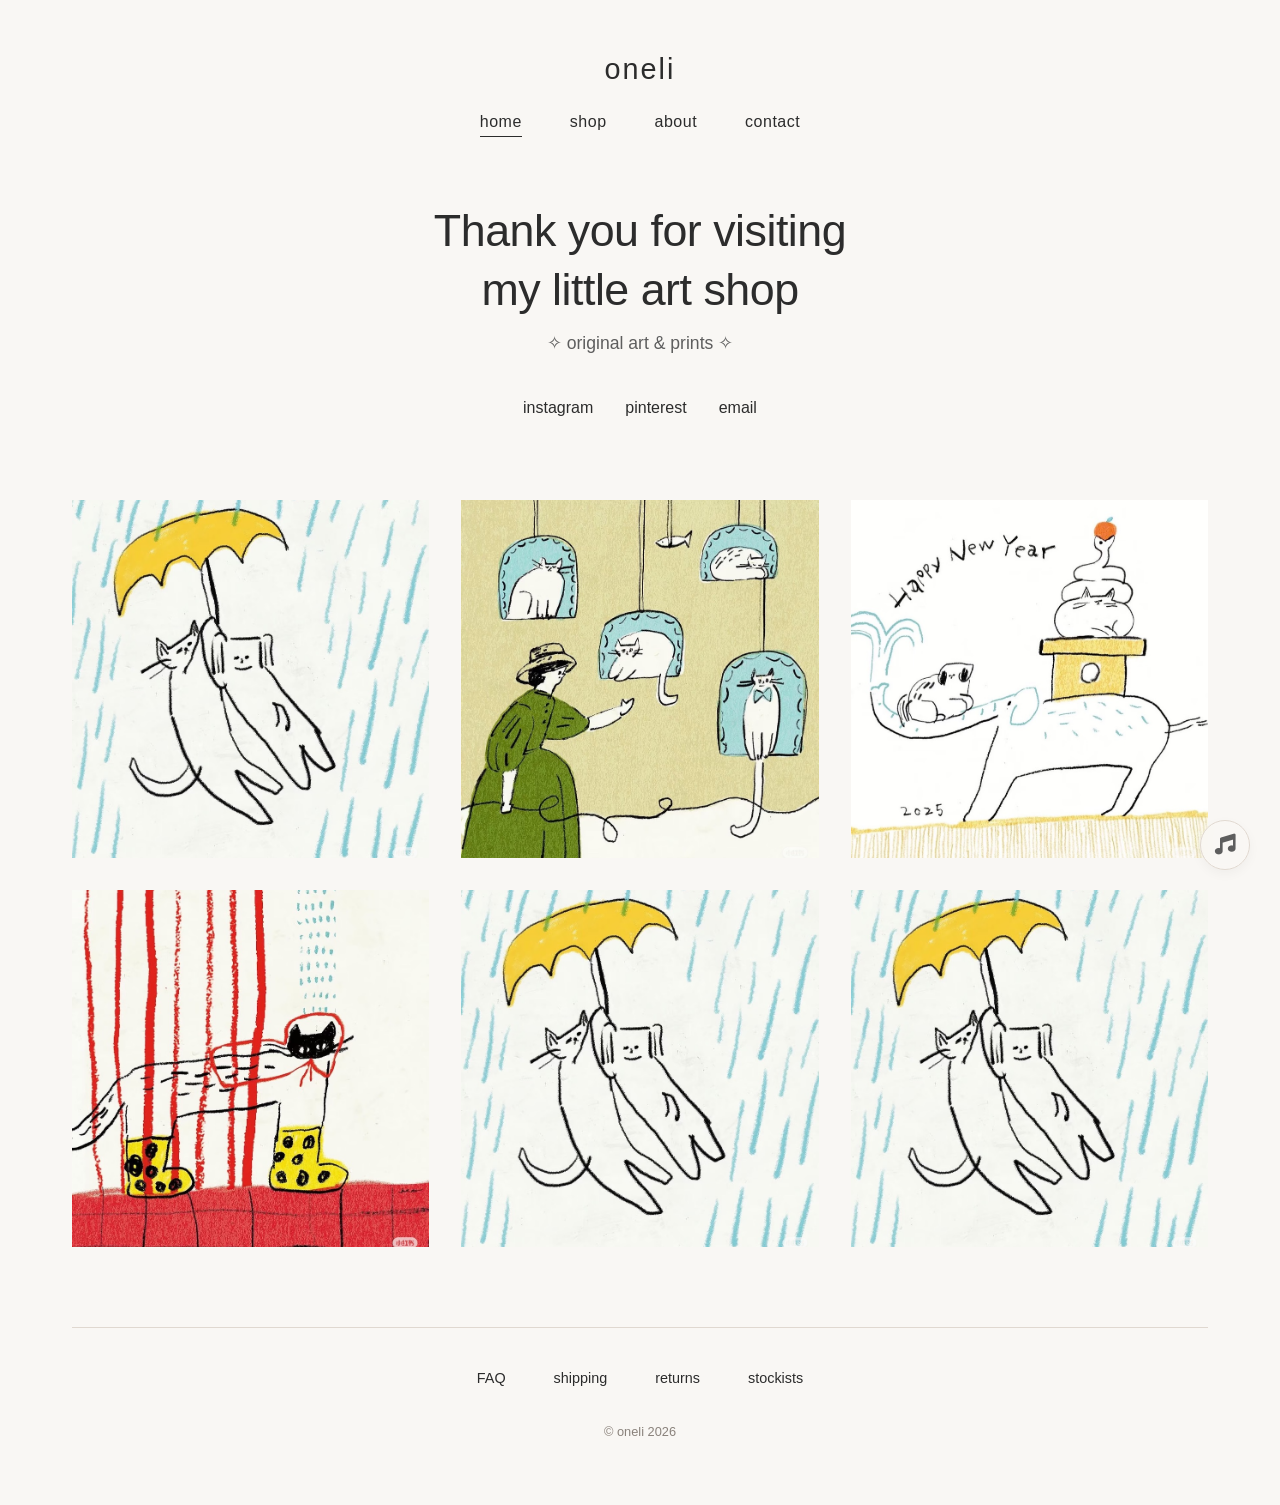
<file: index.html>
<!DOCTYPE html>
<html lang="en">
<head>
  <meta charset="UTF-8">
  <meta name="viewport" content="width=device-width, initial-scale=1.0">
  <title>oneli · home</title>
  <link rel="stylesheet" href="style.css">
  <link rel="stylesheet" href="https://cdnjs.cloudflare.com/ajax/libs/font-awesome/6.0.0-beta3/css/all.min.css">
</head>


<!-- 背景音乐播放器 -->
<div class="music-player">
  <div class="music-toggle" id="musicToggle" title="播放音乐">
    <i class="fas fa-music"></i>
  </div>
</div>
<audio id="bgMusic" loop preload="auto" src="music/bg-music.mp3"></audio>

<script>
  (function() {
    const audio = document.getElementById('bgMusic');
    const toggleBtn = document.getElementById('musicToggle');
    const icon = toggleBtn.querySelector('i');

    // 音乐文件路径 —— 请替换为你自己的音乐文件
    const MUSIC_SRC = 'music/bg-music.mp3';
    
    // 从 localStorage 读取音量、播放状态和进度
    let isPlaying = localStorage.getItem('musicPlaying') === 'true';
    let savedTime = parseFloat(localStorage.getItem('musicTime')) || 0;

    // 设置音频源（确保与 HTML 中一致）
    audio.src = MUSIC_SRC;
    audio.volume = 0.5; // 默认音量 50%

    // 恢复播放进度
    audio.currentTime = savedTime;

    // 更新按钮图标
    function updateButtonState() {
      if (audio.paused) {
        toggleBtn.classList.remove('playing');
        icon.className = 'fas fa-music';
        toggleBtn.title = '播放音乐';
      } else {
        toggleBtn.classList.add('playing');
        icon.className = 'fas fa-pause';
        toggleBtn.title = '暂停音乐';
      }
    }

    // 保存状态到 localStorage
    function saveState() {
      localStorage.setItem('musicPlaying', !audio.paused);
      localStorage.setItem('musicTime', audio.currentTime);
    }

    // 尝试自动播放（可能被浏览器阻止）
    async function attemptAutoPlay() {
      try {
        if (isPlaying) {
          await audio.play();
          updateButtonState();
        }
      } catch (e) {
        // 自动播放被阻止，重置状态
        isPlaying = false;
        localStorage.setItem('musicPlaying', 'false');
        updateButtonState();
      }
    }

    // 播放/暂停切换
    async function togglePlay() {
      if (audio.paused) {
        try {
          await audio.play();
          isPlaying = true;
        } catch (e) {
          // 播放失败（如未交互），仍然尝试请求播放
          console.warn('播放被阻止，请手动点击播放');
          isPlaying = false;
        }
      } else {
        audio.pause();
        isPlaying = false;
      }
      updateButtonState();
      saveState();
    }

    // 监听播放进度更新并保存
    audio.addEventListener('timeupdate', () => {
      localStorage.setItem('musicTime', audio.currentTime);
    });

    // 监听播放/暂停事件，保存状态
    audio.addEventListener('play', () => {
      localStorage.setItem('musicPlaying', 'true');
      updateButtonState();
    });
    audio.addEventListener('pause', () => {
      localStorage.setItem('musicPlaying', 'false');
      updateButtonState();
    });

    // 页面卸载前保存最终状态
    window.addEventListener('beforeunload', () => {
      saveState();
    });

    // 绑定按钮点击事件
    toggleBtn.addEventListener('click', togglePlay);

    // 初始化：尝试自动播放，并更新按钮状态
    if (isPlaying) {
      attemptAutoPlay();
    } else {
      updateButtonState();
    }

    // 如果之前没有播放，但希望用户一进入就能看到提示，保持暂停图标
  })();
</script>


<body>
<div class="container">
  <header class="top-header">
    <div class="shop-name"><a href="index.html">oneli</a></div>
    <nav class="nav-links">
      <a href="index.html" class="active">home</a>
      <a href="shop.html">shop</a>
      <a href="about.html">about</a>
      <a href="contact.html">contact</a>
    </nav>
  </header>

  <section class="hero">
    <h1 class="main-greeting">Thank you for visiting<br>my little art shop</h1>
    <div class="sub-text">✧  original art & prints  ✧</div>
    <div class="social-row">
      <a href="#">instagram</a>
      <a href="#">pinterest</a>
      <a href="#">email</a>
    </div>
  </section>

 <div class="artwork-grid">
  <!-- 作品 1 -->
  <a href="artwork-detail.html?id=1" class="artwork-link">
    <div class="artwork-item">
      <img src="image/1.jpeg" alt="spring illustration">
    </div>
  </a>
  <!-- 作品 2 -->
  <a href="artwork-detail.html?id=2" class="artwork-link">
    <div class="artwork-item">
      <img src="image/2.jpeg" alt="cat nap watercolor">
    </div>
  </a>
  <!-- 作品 3 -->
  <a href="artwork-detail.html?id=3" class="artwork-link">
    <div class="artwork-item">
      <img src="image/3.jpeg" alt="forest painting">
    </div>
  </a>
  <!-- 作品 4 -->
  <a href="artwork-detail.html?id=4" class="artwork-link">
    <div class="artwork-item">
      <img src="image/4.jpeg" alt="moon jar ceramic">
    </div>
  </a>
  <!-- 作品 5 -->
  <a href="artwork-detail.html?id=5" class="artwork-link">
    <div class="artwork-item">
      <img src="image/1.jpeg" alt="koi fish print">
    </div>
  </a>
  <!-- 作品 6 -->
  <a href="artwork-detail.html?id=6" class="artwork-link">
    <div class="artwork-item">
      <img src="image/1.jpeg" alt="botanical study">
    </div>
  </a>
</div>


  <footer>
    <div class="footer-links">
      <a href="#">FAQ</a>
      <a href="#">shipping</a>
      <a href="#">returns</a>
      <a href="#">stockists</a>
    </div>
    <div class="copyright">© oneli 2026</div>
  </footer>
</div>
</body>
</html>
</file>
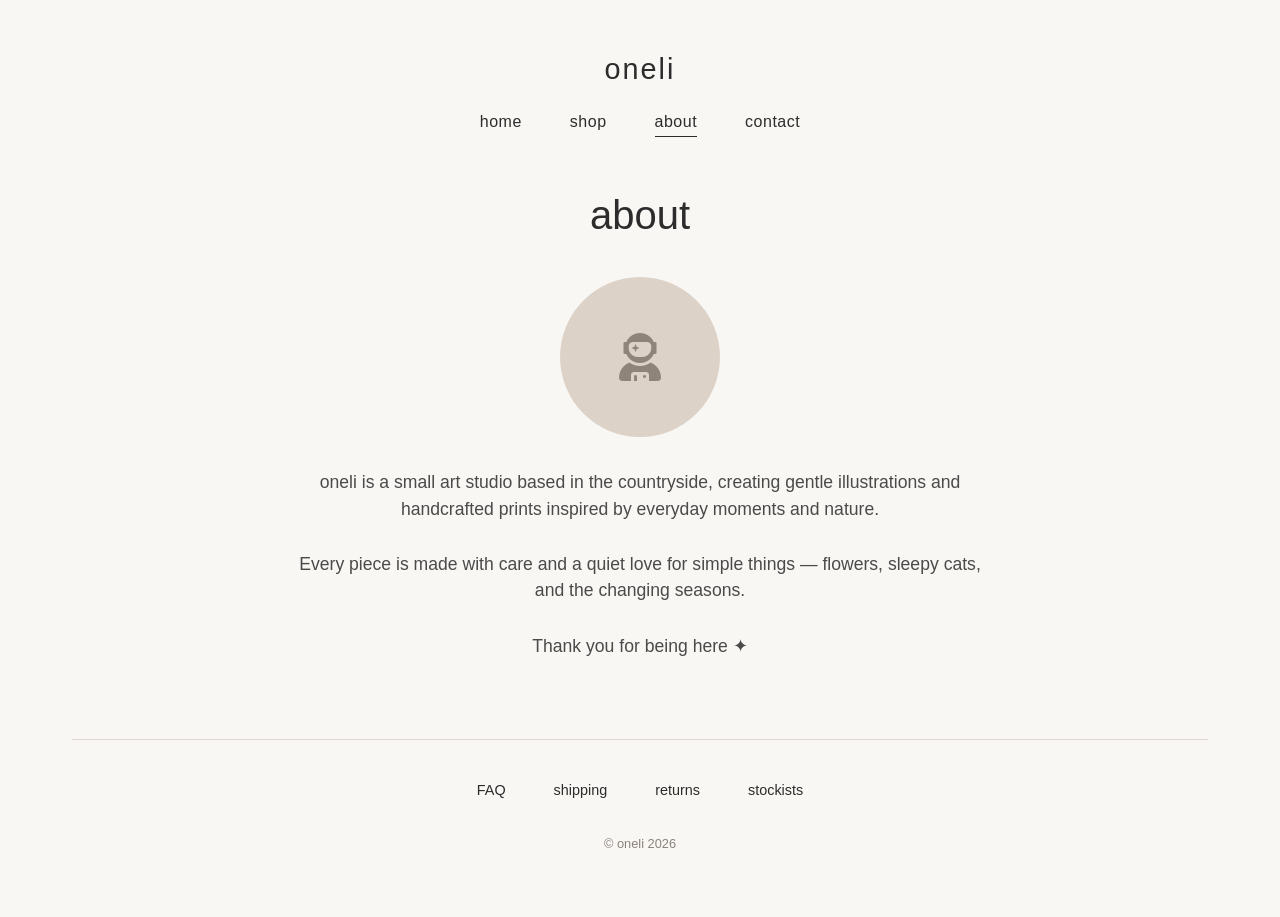
<file: about.html>
<!DOCTYPE html>
<html lang="en">
<head>
  <meta charset="UTF-8">
  <meta name="viewport" content="width=device-width, initial-scale=1.0">
  <title>oneli · about</title>
  <link rel="stylesheet" href="style.css">
  <link rel="stylesheet" href="https://cdnjs.cloudflare.com/ajax/libs/font-awesome/6.0.0-beta3/css/all.min.css">
</head>
<body>
<div class="container">
  <header class="top-header">
    <div class="shop-name"><a href="index.html">oneli</a></div>
    <nav class="nav-links">
      <a href="index.html">home</a>
      <a href="shop.html">shop</a>
      <a href="about.html" class="active">about</a>
      <a href="contact.html">contact</a>
    </nav>
  </header>

  <h1 class="page-title">about</h1>

  <div class="about-image">
    <i class="fas fa-user-astronaut"></i>
  </div>

  <div class="about-content">
    <p>oneli is a small art studio based in the countryside, creating gentle illustrations and handcrafted prints inspired by everyday moments and nature.</p>
    <p>Every piece is made with care and a quiet love for simple things — flowers, sleepy cats, and the changing seasons.</p>
    <p>Thank you for being here ✦</p>
  </div>

  <footer>
    <div class="footer-links">
      <a href="#">FAQ</a>
      <a href="#">shipping</a>
      <a href="#">returns</a>
      <a href="#">stockists</a>
    </div>
    <div class="copyright">© oneli 2026</div>
  </footer>
</div>
</body>
</html>
</file>
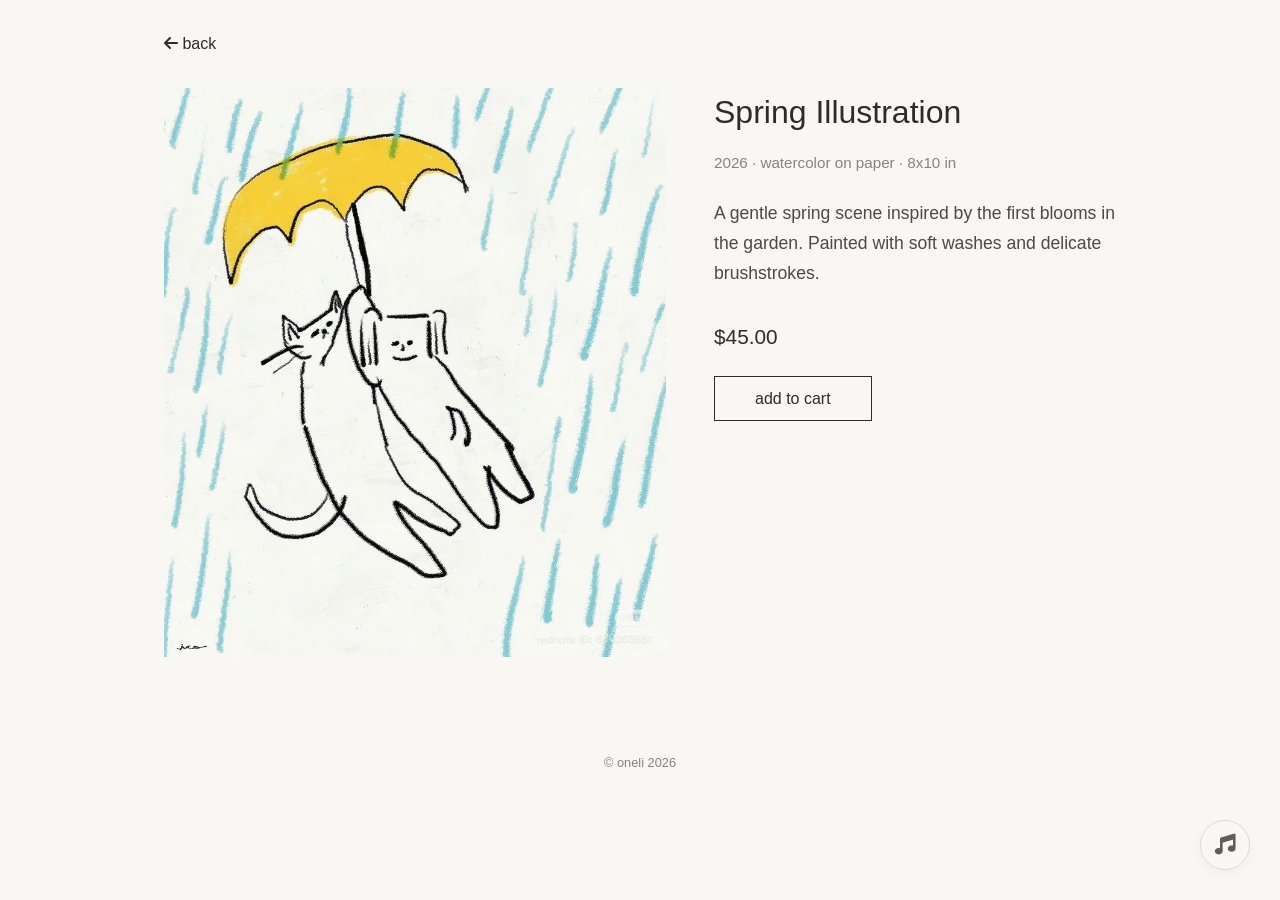
<file: artwork-detail.html>
<!DOCTYPE html>
<html lang="en">
<head>
  <meta charset="UTF-8">
  <meta name="viewport" content="width=device-width, initial-scale=1.0">
  <title>oneli · artwork detail</title>
  <link rel="stylesheet" href="style.css">
  <link rel="stylesheet" href="https://cdnjs.cloudflare.com/ajax/libs/font-awesome/6.0.0-beta3/css/all.min.css">
  <style>
    /* 详情页专属样式 */
    .detail-container {
      max-width: 1000px;
      margin: 0 auto;
      padding: 2rem 1.5rem;
    }
    .back-link {
      display: inline-block;
      margin-bottom: 2rem;
      color: #2c2c2c;
      text-decoration: none;
      font-size: 1rem;
    }
    .back-link:hover {
      opacity: 0.5;
    }
    .artwork-detail {
      display: flex;
      flex-wrap: wrap;
      gap: 3rem;
    }
    .detail-image {
      flex: 1 1 400px;
    }
    .detail-image img {
      width: 100%;
      height: auto;
      display: block;
    }
    .detail-info {
      flex: 1 1 300px;
    }
    .detail-title {
      font-size: 2rem;
      font-weight: 350;
      margin-bottom: 1rem;
      color: #2c2c2c;
    }
    .detail-meta {
      color: #8a827b;
      margin-bottom: 1.5rem;
      font-size: 0.95rem;
    }
    .detail-description {
      font-size: 1.1rem;
      line-height: 1.7;
      color: #4a4a4a;
      margin-bottom: 2rem;
    }
    .detail-price {
      font-size: 1.3rem;
      color: #2c2c2c;
      margin-bottom: 1.5rem;
    }
    .buy-button {
      background: none;
      border: 1px solid #2c2c2c;
      padding: 0.8rem 2.5rem;
      font-size: 1rem;
      font-weight: 400;
      color: #2c2c2c;
      cursor: pointer;
      transition: all 0.2s;
    }
    .buy-button:hover {
      background: #2c2c2c;
      color: #F9F7F4;
    }
    @media (max-width: 700px) {
      .artwork-detail {
        gap: 1.5rem;
      }
    }
  </style>
</head>


<!-- 背景音乐播放器 -->
<div class="music-player">
  <div class="music-toggle" id="musicToggle" title="播放音乐">
    <i class="fas fa-music"></i>
  </div>
</div>
<audio id="bgMusic" loop preload="auto" src="music/bg-music.mp3"></audio>

<script>
  (function() {
    const audio = document.getElementById('bgMusic');
    const toggleBtn = document.getElementById('musicToggle');
    const icon = toggleBtn.querySelector('i');

    // 音乐文件路径 —— 请替换为你自己的音乐文件
    const MUSIC_SRC = 'music/2502040816.mp3';
    
    // 从 localStorage 读取音量、播放状态和进度
    let isPlaying = localStorage.getItem('musicPlaying') === 'true';
    let savedTime = parseFloat(localStorage.getItem('musicTime')) || 0;

    // 设置音频源（确保与 HTML 中一致）
    audio.src = MUSIC_SRC;
    audio.volume = 0.5; // 默认音量 50%

    // 恢复播放进度
    audio.currentTime = savedTime;

    // 更新按钮图标
    function updateButtonState() {
      if (audio.paused) {
        toggleBtn.classList.remove('playing');
        icon.className = 'fas fa-music';
        toggleBtn.title = '播放音乐';
      } else {
        toggleBtn.classList.add('playing');
        icon.className = 'fas fa-pause';
        toggleBtn.title = '暂停音乐';
      }
    }

    // 保存状态到 localStorage
    function saveState() {
      localStorage.setItem('musicPlaying', !audio.paused);
      localStorage.setItem('musicTime', audio.currentTime);
    }

    // 尝试自动播放（可能被浏览器阻止）
    async function attemptAutoPlay() {
      try {
        if (isPlaying) {
          await audio.play();
          updateButtonState();
        }
      } catch (e) {
        // 自动播放被阻止，重置状态
        isPlaying = false;
        localStorage.setItem('musicPlaying', 'false');
        updateButtonState();
      }
    }

    // 播放/暂停切换
    async function togglePlay() {
      if (audio.paused) {
        try {
          await audio.play();
          isPlaying = true;
        } catch (e) {
          // 播放失败（如未交互），仍然尝试请求播放
          console.warn('播放被阻止，请手动点击播放');
          isPlaying = false;
        }
      } else {
        audio.pause();
        isPlaying = false;
      }
      updateButtonState();
      saveState();
    }

    // 监听播放进度更新并保存
    audio.addEventListener('timeupdate', () => {
      localStorage.setItem('musicTime', audio.currentTime);
    });

    // 监听播放/暂停事件，保存状态
    audio.addEventListener('play', () => {
      localStorage.setItem('musicPlaying', 'true');
      updateButtonState();
    });
    audio.addEventListener('pause', () => {
      localStorage.setItem('musicPlaying', 'false');
      updateButtonState();
    });

    // 页面卸载前保存最终状态
    window.addEventListener('beforeunload', () => {
      saveState();
    });

    // 绑定按钮点击事件
    toggleBtn.addEventListener('click', togglePlay);

    // 初始化：尝试自动播放，并更新按钮状态
    if (isPlaying) {
      attemptAutoPlay();
    } else {
      updateButtonState();
    }

    // 如果之前没有播放，但希望用户一进入就能看到提示，保持暂停图标
  })();
</script>


<body>
<div class="detail-container">
  <!-- 返回上一页 -->
  <a href="javascript:history.back()" class="back-link"><i class="fas fa-arrow-left"></i> back</a>

  <div class="artwork-detail">
    <div class="detail-image">
      <img id="detailImg" src="image/1.jpeg" alt="artwork">
    </div>
    <div class="detail-info">
      <h1 id="detailTitle" class="detail-title">Spring Illustration</h1>
      <div id="detailMeta" class="detail-meta">2026 · watercolor on paper · 8x10 in</div>
      <p id="detailDesc" class="detail-description">
        A gentle spring scene inspired by the first blooms in the garden.
      </p>
      <div id="detailPrice" class="detail-price">$45.00</div>
      <button class="buy-button" onclick="alert('Thank you for your interest! Shop functionality coming soon.')">add to cart</button>
    </div>
  </div>
</div>

<footer style="text-align: center; padding: 2rem; color: #8a827b;">
  <div class="copyright">© oneli 2026</div>
</footer>

<script>
  (function() {
    const urlParams = new URLSearchParams(window.location.search);
    const artworkId = urlParams.get('id') || '1';

    // 作品数据 —— 请根据你的真实信息修改
    const artworkData = {
      '1': {
        title: 'Spring Illustration',
        meta: '2026 · watercolor on paper · 8x10 in',
        desc: 'A gentle spring scene inspired by the first blooms in the garden. Painted with soft washes and delicate brushstrokes.',
        img: 'image/1.jpeg',
        price: '$45.00'
      },
      '2': {
        title: 'Cat Nap',
        meta: '2025 · colored pencil · 5x7 in',
        desc: 'A sleepy tabby curled up in a patch of afternoon sun. The warm tones capture the quiet comfort of a lazy day.',
        img: 'image/2.jpeg',
        price: '$35.00'
      },
      '3': {
        title: 'Forest Painting',
        meta: '2025 · gouache · 9x12 in',
        desc: 'A quiet trail through the woods, dappled with light. Layers of green create depth and a sense of calm.',
        img: 'image/3.jpeg',
        price: '$55.00'
      },
      '4': {
        title: 'Moon Jar',
        meta: '2024 · ceramic · 6x6 in',
        desc: 'A minimalist moon jar inspired by traditional Korean pottery. Simple, serene, and timeless.',
        img: 'image/4.jpeg',
        price: '$65.00'
      },
      '5': {
        title: 'Koi Fish Print',
        meta: '2025 · linocut print · 8x10 in',
        desc: 'A hand-carved linocut print of koi swimming in a pond. Each print is unique.',
        img: 'image/1.jpeg',  // 你目前用的是 1.jpeg，后续可替换
        price: '$30.00'
      },
      '6': {
        title: 'Botanical Study',
        meta: '2026 · ink on paper · 5x7 in',
        desc: 'A delicate study of native wildflowers, drawn from observation in the garden.',
        img: 'image/1.jpeg',  // 同上
        price: '$25.00'
      }
    };

    const data = artworkData[artworkId] || artworkData['1'];

    document.getElementById('detailImg').src = data.img;
    document.getElementById('detailTitle').textContent = data.title;
    document.getElementById('detailMeta').textContent = data.meta;
    document.getElementById('detailDesc').textContent = data.desc;
    document.getElementById('detailPrice').textContent = data.price;
  })();
</script>
</body>
</html>
</file>
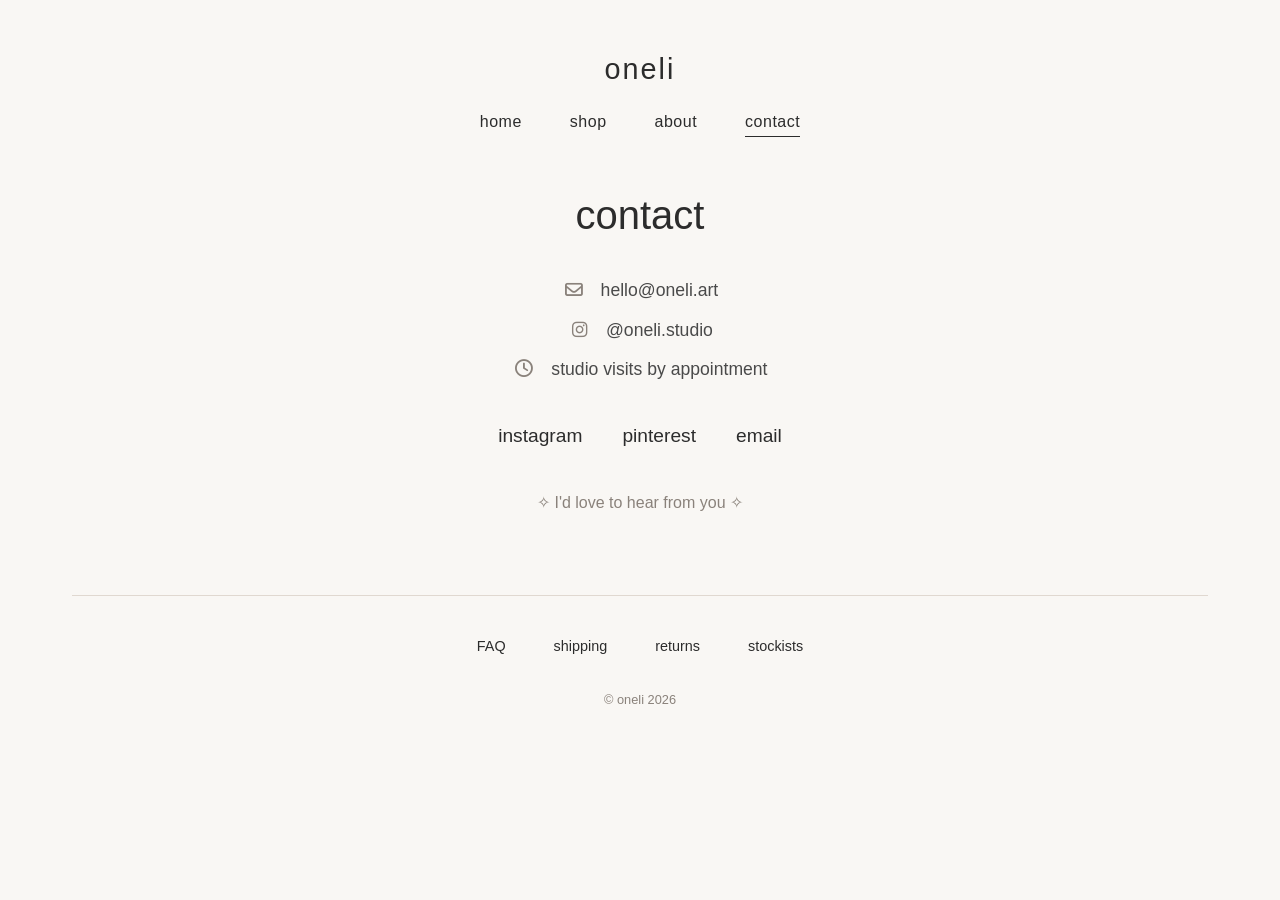
<file: contact.html>
<!DOCTYPE html>
<html lang="en">
<head>
  <meta charset="UTF-8">
  <meta name="viewport" content="width=device-width, initial-scale=1.0">
  <title>oneli · contact</title>
  <link rel="stylesheet" href="style.css">
  <link rel="stylesheet" href="https://cdnjs.cloudflare.com/ajax/libs/font-awesome/6.0.0-beta3/css/all.min.css">
</head>
<body>
<div class="container">
  <header class="top-header">
    <div class="shop-name"><a href="index.html">oneli</a></div>
    <nav class="nav-links">
      <a href="index.html">home</a>
      <a href="shop.html">shop</a>
      <a href="about.html">about</a>
      <a href="contact.html" class="active">contact</a>
    </nav>
  </header>

  <h1 class="page-title">contact</h1>

  <div class="contact-content">
    <div class="contact-info">
      <p><i class="far fa-envelope"></i> hello@oneli.art</p>
      <p><i class="fab fa-instagram"></i> @oneli.studio</p>
      <p><i class="far fa-clock"></i> studio visits by appointment</p>
    </div>

    <div class="social-large">
      <a href="#">instagram</a>
      <a href="#">pinterest</a>
      <a href="#">email</a>
    </div>

    <p style="color: #8a827b; margin-top: 2rem;">✧  I'd love to hear from you  ✧</p>
  </div>

  <footer>
    <div class="footer-links">
      <a href="#">FAQ</a>
      <a href="#">shipping</a>
      <a href="#">returns</a>
      <a href="#">stockists</a>
    </div>
    <div class="copyright">© oneli 2026</div>
  </footer>
</div>
</body>
</html>
</file>
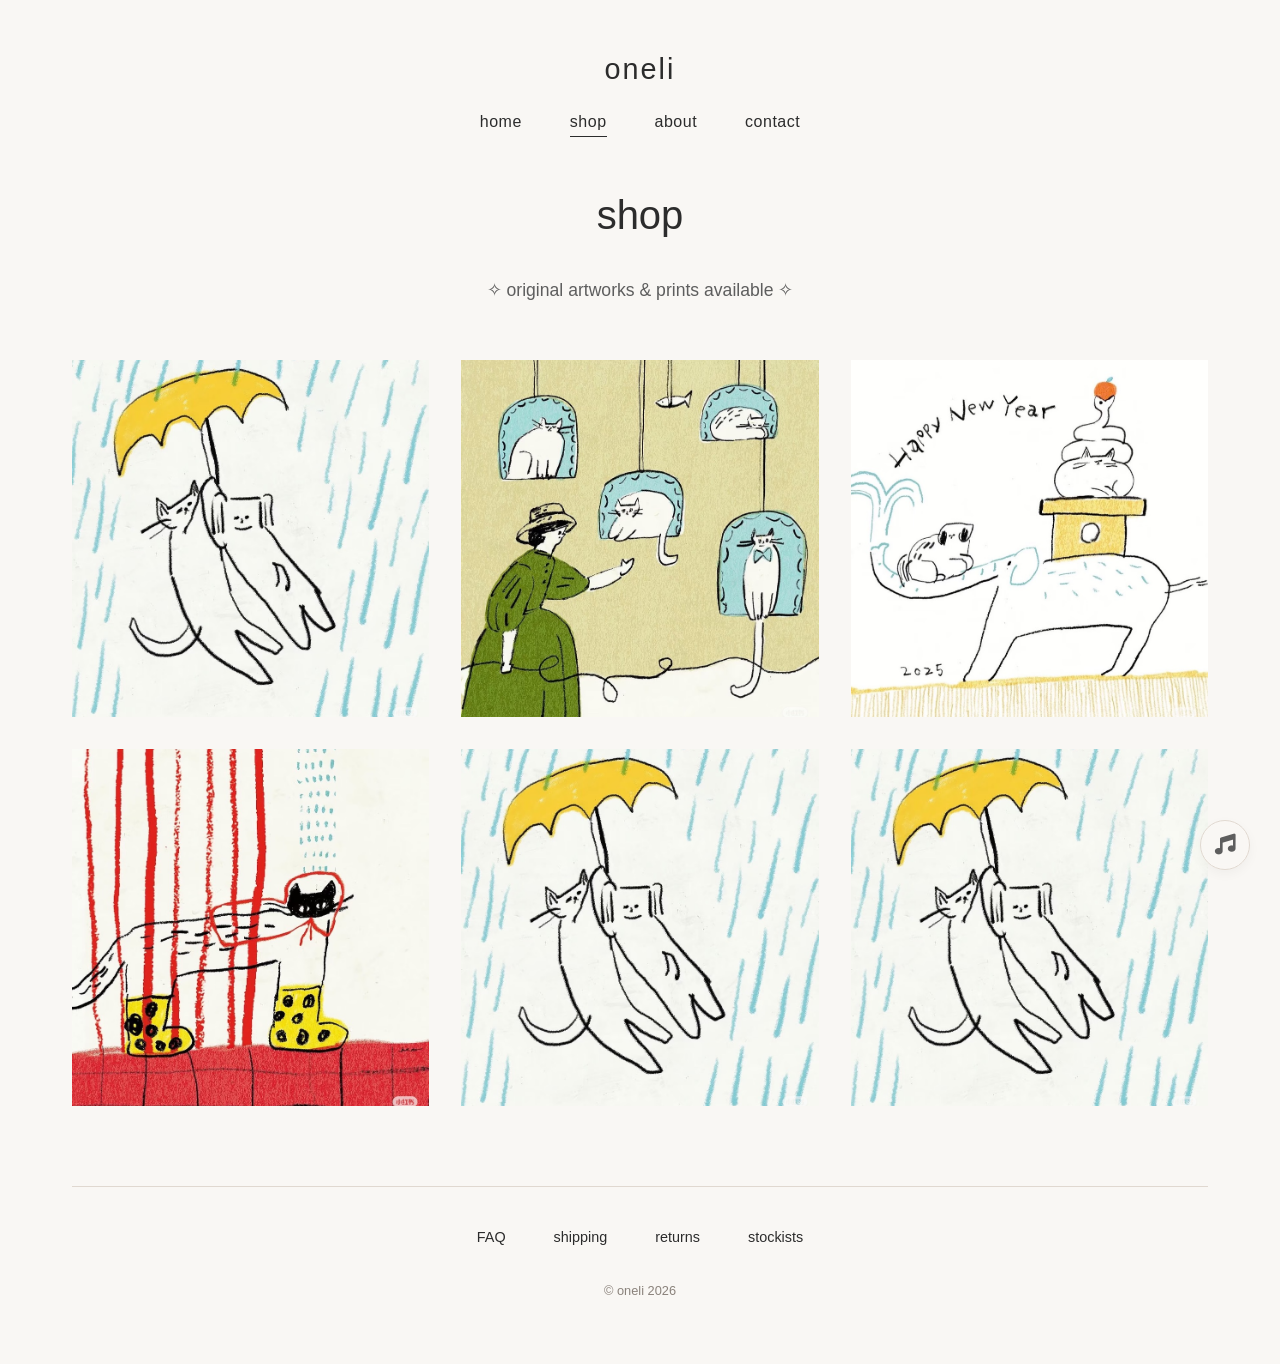
<file: shop.html>
<!DOCTYPE html>
<html lang="en">
<head>
  <meta charset="UTF-8">
  <meta name="viewport" content="width=device-width, initial-scale=1.0">
  <title>oneli · shop</title>
  <link rel="stylesheet" href="style.css">
  <link rel="stylesheet" href="https://cdnjs.cloudflare.com/ajax/libs/font-awesome/6.0.0-beta3/css/all.min.css">
</head>


<!-- 背景音乐播放器 -->
<div class="music-player">
  <div class="music-toggle" id="musicToggle" title="播放音乐">
    <i class="fas fa-music"></i>
  </div>
</div>
<audio id="bgMusic" loop preload="auto" src="music/bg-music.mp3"></audio>

<script>
  (function() {
    const audio = document.getElementById('bgMusic');
    const toggleBtn = document.getElementById('musicToggle');
    const icon = toggleBtn.querySelector('i');

    // 音乐文件路径 —— 请替换为你自己的音乐文件
    const MUSIC_SRC = 'music/2502040816.mp3';
    
    // 从 localStorage 读取音量、播放状态和进度
    let isPlaying = localStorage.getItem('musicPlaying') === 'true';
    let savedTime = parseFloat(localStorage.getItem('musicTime')) || 0;

    // 设置音频源（确保与 HTML 中一致）
    audio.src = MUSIC_SRC;
    audio.volume = 0.5; // 默认音量 50%

    // 恢复播放进度
    audio.currentTime = savedTime;

    // 更新按钮图标
    function updateButtonState() {
      if (audio.paused) {
        toggleBtn.classList.remove('playing');
        icon.className = 'fas fa-music';
        toggleBtn.title = '播放音乐';
      } else {
        toggleBtn.classList.add('playing');
        icon.className = 'fas fa-pause';
        toggleBtn.title = '暂停音乐';
      }
    }

    // 保存状态到 localStorage
    function saveState() {
      localStorage.setItem('musicPlaying', !audio.paused);
      localStorage.setItem('musicTime', audio.currentTime);
    }

    // 尝试自动播放（可能被浏览器阻止）
    async function attemptAutoPlay() {
      try {
        if (isPlaying) {
          await audio.play();
          updateButtonState();
        }
      } catch (e) {
        // 自动播放被阻止，重置状态
        isPlaying = false;
        localStorage.setItem('musicPlaying', 'false');
        updateButtonState();
      }
    }

    // 播放/暂停切换
    async function togglePlay() {
      if (audio.paused) {
        try {
          await audio.play();
          isPlaying = true;
        } catch (e) {
          // 播放失败（如未交互），仍然尝试请求播放
          console.warn('播放被阻止，请手动点击播放');
          isPlaying = false;
        }
      } else {
        audio.pause();
        isPlaying = false;
      }
      updateButtonState();
      saveState();
    }

    // 监听播放进度更新并保存
    audio.addEventListener('timeupdate', () => {
      localStorage.setItem('musicTime', audio.currentTime);
    });

    // 监听播放/暂停事件，保存状态
    audio.addEventListener('play', () => {
      localStorage.setItem('musicPlaying', 'true');
      updateButtonState();
    });
    audio.addEventListener('pause', () => {
      localStorage.setItem('musicPlaying', 'false');
      updateButtonState();
    });

    // 页面卸载前保存最终状态
    window.addEventListener('beforeunload', () => {
      saveState();
    });

    // 绑定按钮点击事件
    toggleBtn.addEventListener('click', togglePlay);

    // 初始化：尝试自动播放，并更新按钮状态
    if (isPlaying) {
      attemptAutoPlay();
    } else {
      updateButtonState();
    }

    // 如果之前没有播放，但希望用户一进入就能看到提示，保持暂停图标
  })();
</script>


<body>
<div class="container">
  <header class="top-header">
    <div class="shop-name"><a href="index.html">oneli</a></div>
    <nav class="nav-links">
      <a href="index.html">home</a>
      <a href="shop.html" class="active">shop</a>
      <a href="about.html">about</a>
      <a href="contact.html">contact</a>
    </nav>
  </header>

  <h1 class="page-title">shop</h1>
  <div class="shop-message">✧  original artworks & prints available  ✧</div>

 <div class="artwork-grid">
  <!-- 作品 1 -->
  <a href="artwork-detail.html?id=1" class="artwork-link">
    <div class="artwork-item">
      <img src="image/1.jpeg" alt="spring print">
    </div>
  </a>
  <!-- 作品 2 -->
  <a href="artwork-detail.html?id=2" class="artwork-link">
    <div class="artwork-item">
      <img src="image/2.jpeg" alt="cat nap">
    </div>
  </a>
  <!-- 作品 3 -->
  <a href="artwork-detail.html?id=3" class="artwork-link">
    <div class="artwork-item">
      <img src="image/3.jpeg" alt="forest">
    </div>
  </a>
  <!-- 作品 4 -->
  <a href="artwork-detail.html?id=4" class="artwork-link">
    <div class="artwork-item">
      <img src="image/4.jpeg" alt="moon jar">
    </div>
  </a>
  <!-- 作品 5 -->
  <a href="artwork-detail.html?id=5" class="artwork-link">
    <div class="artwork-item">
      <img src="image/1.jpeg" alt="koi print">
    </div>
  </a>
  <!-- 作品 6 -->
  <a href="artwork-detail.html?id=6" class="artwork-link">
    <div class="artwork-item">
      <img src="image/1.jpeg" alt="botanical">
    </div>
  </a>
</div>


  <footer>
    <div class="footer-links">
      <a href="#">FAQ</a>
      <a href="#">shipping</a>
      <a href="#">returns</a>
      <a href="#">stockists</a>
    </div>
    <div class="copyright">© oneli 2026</div>
  </footer>
</div>
</body>
</html>
</file>
<file: style.css>
/* ===== style.css — oneli 全局样式 ===== */

* {
  margin: 0;
  padding: 0;
  box-sizing: border-box;
}

body {
  background-color: #F9F7F4;
  font-family: -apple-system, BlinkMacSystemFont, "Segoe UI", Roboto, Helvetica, Arial, sans-serif;
  font-weight: 300;
  color: #2c2c2c;
  line-height: 1.5;
  min-height: 100vh;
  display: flex;
  flex-direction: column;
}

.container {
  max-width: 1200px;
  margin: 0 auto;
  padding: 3rem 2rem 4rem;
  width: 100%;
  flex: 1;
}

/* 头部区域 */
.top-header {
  text-align: center;
  margin-bottom: 2rem;
}

.shop-name {
  margin-bottom: 1.2rem;
}

.shop-name a {
  text-decoration: none;
  font-size: 1.8rem;
  font-weight: 350;
  letter-spacing: 2px;
  color: #2c2c2c;
}

.nav-links {
  display: flex;
  justify-content: center;
  gap: 3rem;
}

.nav-links a {
  text-decoration: none;
  color: #2c2c2c;
  font-size: 1rem;
  font-weight: 340;
  letter-spacing: 0.5px;
  transition: opacity 0.2s;
}

.nav-links a:hover {
  opacity: 0.5;
}

.nav-links a.active {
  border-bottom: 1px solid #2c2c2c;
  padding-bottom: 2px;
}

/* 页面标题 */
.page-title {
  text-align: center;
  font-size: 2.5rem;
  font-weight: 320;
  margin: 3rem 0 2rem;
  color: #2c2c2c;
}

/* 首页 Hero 区域 */
.hero {
  text-align: center;
  margin: 4rem 0 5rem;
}

.main-greeting {
  font-size: 2.8rem;
  font-weight: 320;
  letter-spacing: -0.5px;
  color: #2c2c2c;
  margin-bottom: 0.75rem;
  line-height: 1.3;
}

.sub-text {
  font-size: 1.1rem;
  font-weight: 300;
  color: #5e5e5e;
  margin-bottom: 2.5rem;
}

.social-row {
  display: flex;
  justify-content: center;
  gap: 2rem;
  margin-top: 1.2rem;
}

.social-row a {
  color: #2c2c2c;
  font-size: 1rem;
  text-decoration: none;
  font-weight: 330;
  transition: opacity 0.2s;
}

.social-row a:hover {
  opacity: 0.5;
}

/* 作品网格（首页和Shop共用） */
.artwork-grid {
  display: grid;
  grid-template-columns: repeat(3, 1fr);
  gap: 2rem;
  margin: 3.5rem 0 5rem;
}

.artwork-item {
  aspect-ratio: 1 / 1;
  background-color: #EAE3DB;
  display: flex;
  align-items: center;
  justify-content: center;
  overflow: hidden;
}

.artwork-item img {
  width: 100%;
  height: 100%;
  object-fit: cover;
  display: block;
}

/* 占位样式（后续可替换为真实图片） */
.placeholder-art {
  width: 100%;
  height: 100%;
  background: #DCD2C8;
  display: flex;
  flex-direction: column;
  align-items: center;
  justify-content: center;
  color: #8F847A;
  font-size: 0.9rem;
  font-weight: 300;
}

.placeholder-art i {
  font-size: 2.2rem;
  margin-bottom: 6px;
  opacity: 0.7;
}

/* About 页面专用 */
.about-content {
  max-width: 700px;
  margin: 0 auto;
  font-size: 1.1rem;
  color: #4a4a4a;
  text-align: center;
}

.about-content p {
  margin-bottom: 1.8rem;
}

.about-image {
  width: 160px;
  height: 160px;
  border-radius: 50%;
  background: #DCD2C8;
  margin: 2rem auto 2rem;
  display: flex;
  align-items: center;
  justify-content: center;
  color: #8F847A;
  font-size: 3rem;
}

/* Contact 页面专用 */
.contact-content {
  max-width: 600px;
  margin: 0 auto;
  text-align: center;
}

.contact-info {
  margin: 2rem 0;
  font-size: 1.1rem;
  color: #4a4a4a;
}

.contact-info i {
  margin-right: 10px;
  color: #8a827b;
  width: 24px;
}

.contact-info p {
  margin: 0.8rem 0;
}

.social-large {
  display: flex;
  justify-content: center;
  gap: 2.5rem;
  margin: 2.5rem 0;
  font-size: 1.2rem;
}

.social-large a {
  color: #2c2c2c;
  text-decoration: none;
}

.social-large a:hover {
  opacity: 0.5;
}

.shop-message {
  text-align: center;
  font-size: 1.1rem;
  color: #5e5e5e;
  margin-bottom: 3rem;
}

/* 底部 */
.footer-links {
  margin-top: 5rem;
  padding-top: 2.5rem;
  border-top: 1px solid #E0D8D0;
  display: flex;
  justify-content: center;
  gap: 3rem;
  font-size: 0.9rem;
  font-weight: 330;
}

.footer-links a {
  text-decoration: none;
  color: #2c2c2c;
}

.footer-links a:hover {
  opacity: 0.5;
}

.copyright {
  text-align: center;
  margin-top: 2rem;
  color: #8a827b;
  font-size: 0.8rem;
  font-weight: 300;
}

/* 响应式 */
@media (max-width: 700px) {
  .container {
    padding: 2rem 1.5rem;
  }
  .nav-links {
    gap: 2rem;
  }
  .main-greeting {
    font-size: 2.2rem;
  }
  .artwork-grid {
    grid-template-columns: repeat(2, 1fr);
    gap: 1.2rem;
  }
}

@media (max-width: 450px) {
  .artwork-grid {
    grid-template-columns: 1fr;
  }
}

/* 作品卡片链接样式 */
.artwork-link {
  display: block;
  text-decoration: none;
  color: inherit;
  cursor: pointer;
}

.artwork-link:hover {
  opacity: 0.9;
}

/* ===== 背景音乐控制按钮 ===== */
.music-player {
  position: fixed;
  bottom: 30px;
  right: 30px;
  z-index: 999;
}

.music-toggle {
  width: 50px;
  height: 50px;
  border-radius: 50%;
  background: rgba(249, 247, 244, 0.85);
  backdrop-filter: blur(4px);
  border: 1px solid #E0D8D0;
  box-shadow: 0 4px 12px rgba(0, 0, 0, 0.04);
  display: flex;
  align-items: center;
  justify-content: center;
  cursor: pointer;
  transition: all 0.2s ease;
  color: #5e5e5e;
  font-size: 1.3rem;
}

.music-toggle:hover {
  background: #F9F7F4;
  border-color: #b7a089;
  color: #2c2c2c;
  transform: scale(1.05);
}

.music-toggle.playing {
  color: #b28b6f;
  border-color: #dbb89b;
}

.music-toggle i {
  pointer-events: none;
}

/* 移动端适配 */
@media (max-width: 700px) {
  .music-player {
    bottom: 20px;
    right: 20px;
  }
  .music-toggle {
    width: 44px;
    height: 44px;
    font-size: 1.1rem;
  }
}



/* ===== Canvas 动画层 ===== */
#kittyCanvas {
  position: fixed;
  top: 0;
  left: 0;
  width: 100%;
  height: 100%;
  pointer-events: visible;  /* 让 Canvas 捕获点击 */
  z-index: 1;
}

/* 页面主要内容在 Canvas 上层，并且内部元素可点击 */
.container {
  position: relative;
  z-index: 2;
  pointer-events: none;      /* 容器本身不阻挡点击，让点击穿透到 Canvas */
}

.container * {
  pointer-events: auto;      /* 容器内所有元素恢复可点击 */
}

/* 音乐按钮需要最高层级 */
.music-player {
  z-index: 10;
}
</file>
